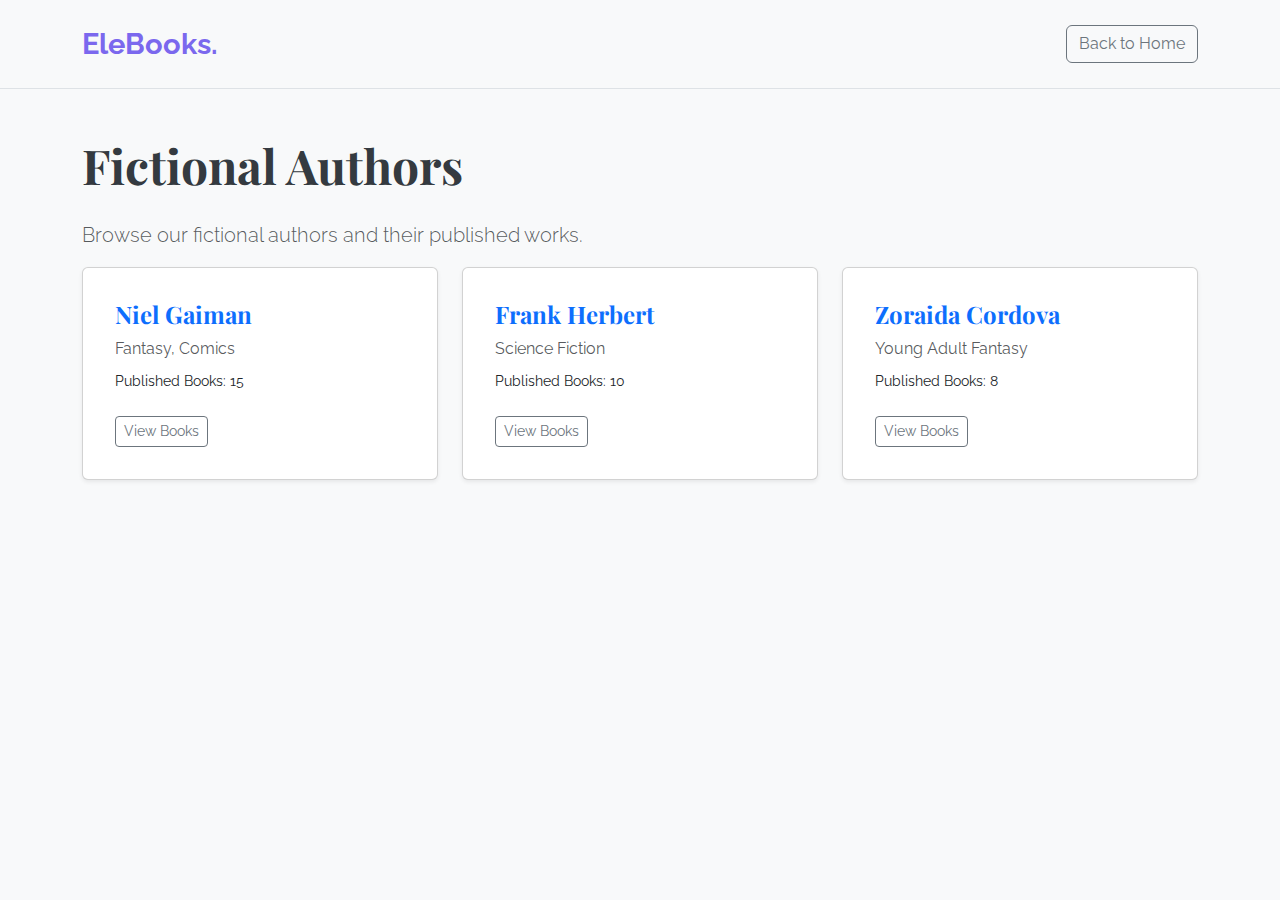
<file: authors.html>
<!DOCTYPE html>
<html lang="en">
<head>
    <meta charset="UTF-8">
    <meta name="viewport" content="width=device-width, initial-scale=1.0">
    <title>EleBooks - Authors List</title>
    
    <link href="https://cdn.jsdelivr.net/npm/bootstrap@5.3.3/dist/css/bootstrap.min.css" rel="stylesheet">
    <link rel="stylesheet" href="style.css">
    
    <link href="https://fonts.googleapis.com/css2?family=Playfair+Display:wght@700&family=Raleway:wght@400;500;600&display=swap" rel="stylesheet">
    <link rel="stylesheet" href="https://cdnjs.cloudflare.com/ajax/libs/font-awesome/6.0.0-beta3/css/all.min.css">
</head>
<body>

    <nav class="navbar navbar-light bg-light py-3 border-bottom">
        <div class="container">
            <a class="navbar-brand fw-bold" href="index.html">EleBooks.</a>
            <a href="index.html" class="btn btn-outline-secondary">Back to Home</a>
        </div>
    </nav>

    <div class="container my-5">
        <h1 class="display-5 fw-bold mb-4" id="authorsHeader">Authors</h1>
        <p class="lead text-muted" id="authorsSubtitle">Loading author list...</p>
        
        <div class="row g-4" id="authorsListContainer">
            </div>
    </div>

    <script src="https://cdn.jsdelivr.net/npm/bootstrap@5.3.3/dist/js/bootstrap.bundle.min.js"></script>
    
    <script src="authors-page-script.js"></script>
</body>
</html>
</file>
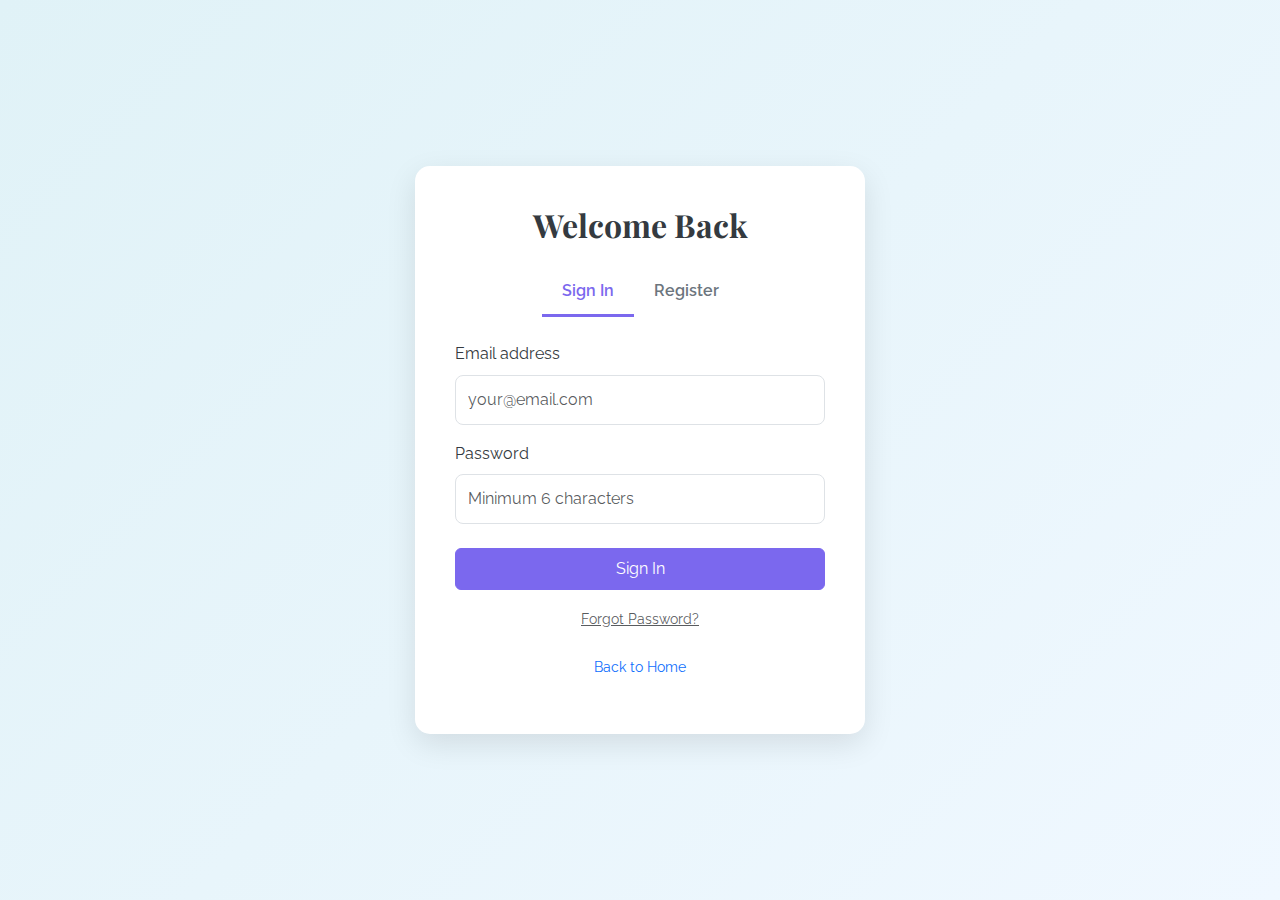
<file: signin.html>
<!DOCTYPE html>
<html lang="en">
<head>
    <meta charset="UTF-8">
    <meta name="viewport" content="width=device-width, initial-scale=1.0">
    <title>EleBooks - Sign In / Register</title>
    
    <link href="https://cdn.jsdelivr.net/npm/bootstrap@5.3.3/dist/css/bootstrap.min.css" rel="stylesheet">
    
    <link rel="stylesheet" href="style.css">
    
    <link href="https://fonts.googleapis.com/css2?family=Playfair+Display:wght@700&family=Raleway:wght@400;500;600&display=swap" rel="stylesheet">
    <link rel="stylesheet" href="https://cdnjs.cloudflare.com/ajax/libs/font-awesome/6.0.0-beta3/css/all.min.css">

    <style>
        /* This is only for the background, feel free to move to style.css */
        .auth-container {
            min-height: 100vh;
            background: linear-gradient(135deg, #e0f2f7, #f0f8ff);
        }
        .auth-card {
            max-width: 450px; /* Max width for responsiveness */
            width: 90%;
            padding: 40px;
            border-radius: 15px;
            box-shadow: 0 10px 30px rgba(0, 0, 0, 0.1);
            transition: all 0.3s ease;
        }
        .auth-card .form-control {
            border-radius: 8px;
            padding: 12px;
        }
        .tab-button {
            cursor: pointer;
            padding: 10px 20px;
            border: none;
            background: none;
            font-weight: 600;
            color: #6c757d;
            border-bottom: 3px solid transparent;
            transition: all 0.3s ease;
        }
        .tab-button.active {
            color: var(--primary-color);
            border-bottom: 3px solid var(--primary-color);
        }
    </style>
</head>
<body>

    <div class="auth-container d-flex justify-content-center align-items-center py-5">
        
        <div class="auth-card bg-white">
            <h2 class="text-center mb-4 fw-bold">Welcome Back</h2>

            <div class="d-flex justify-content-center mb-4">
                <button class="tab-button active" id="signInTab">Sign In</button>
                <button class="tab-button" id="registerTab">Register</button>
            </div>

            <form id="signInForm" class="auth-form" onsubmit="handleAuth(event, 'signin')">
                <div class="mb-3">
                    <label for="signInEmail" class="form-label">Email address</label>
                    <input type="email" class="form-control" id="signInEmail" placeholder="your@email.com" required>
                </div>
                <div class="mb-4">
                    <label for="signInPassword" class="form-label">Password</label>
                    <input type="password" class="form-control" id="signInPassword" placeholder="Minimum 6 characters" required>
                </div>
                <button type="submit" class="btn btn-primary w-100 py-2">Sign In</button>
                <div class="text-center mt-3">
                    <a href="#" class="text-muted small">Forgot Password?</a>
                </div>
            </form>

            <form id="registerForm" class="auth-form d-none" onsubmit="handleAuth(event, 'register')">
                <div class="mb-3">
                    <label for="registerName" class="form-label">Full Name</label>
                    <input type="text" class="form-control" id="registerName" placeholder="John Doe" required>
                </div>
                <div class="mb-3">
                    <label for="registerEmail" class="form-label">Email address</label>
                    <input type="email" class="form-control" id="registerEmail" placeholder="your@email.com" required>
                </div>
                <div class="mb-4">
                    <label for="registerPassword" class="form-label">Password</label>
                    <input type="password" class="form-control" id="registerPassword" placeholder="Minimum 6 characters" required>
                </div>
                <button type="submit" class="btn btn-primary w-100 py-2">Register</button>
            </form>

            <p class="text-center text-muted small mt-4">
                <a href="index.html" class="text-decoration-none">Back to Home</a>
            </p>
        </div>
    </div>

    <script src="https://cdn.jsdelivr.net/npm/bootstrap@5.3.3/dist/js/bootstrap.bundle.min.js"></script>
    <script>
        // Inline JavaScript for Sign In/Register tab switching (for clarity)

        document.getElementById('signInTab').addEventListener('click', () => switchTab('signIn'));
        document.getElementById('registerTab').addEventListener('click', () => switchTab('register'));

        function switchTab(tabName) {
            const signInForm = document.getElementById('signInForm');
            const registerForm = document.getElementById('registerForm');
            const signInTabBtn = document.getElementById('signInTab');
            const registerTabBtn = document.getElementById('registerTab');

            if (tabName === 'signIn') {
                signInForm.classList.remove('d-none'); // Show Sign In form
                registerForm.classList.add('d-none'); // Hide Register form
                signInTabBtn.classList.add('active'); // Activate Sign In button
                registerTabBtn.classList.remove('active');
            } else {
                signInForm.classList.add('d-none'); // Hide Sign In form
                registerForm.classList.remove('d-none'); // Show Register form
                signInTabBtn.classList.remove('active');
                registerTabBtn.classList.add('active'); // Activate Register button
            }
        }

        function handleAuth(event, formType) {
            // Prevent the default form submission (which reloads the page)
            event.preventDefault(); 
            
            let email, password, message;

            if (formType === 'signin') {
                email = document.getElementById('signInEmail').value;
                password = document.getElementById('signInPassword').value;
                message = `Attempting Sign In with Email: ${email}`;
            } else {
                const name = document.getElementById('registerName').value;
                email = document.getElementById('registerEmail').value;
                password = document.getElementById('registerPassword').value;
                message = `Attempting Registration for: ${name} with Email: ${email}`;
            }

            // Client-side validation example
            if (password.length < 6) {
                alert("Password must be at least 6 characters long.");
                return;
            }

            // SUCCESS SIMULATION
            console.log(message);
            alert(`SUCCESS! ${formType.toUpperCase()} successful. Navigating to home page.`);
            
            // Redirect to the main page after "successful" login
            window.location.href = "index.html";
        }
    </script>
</body>
</html>
</file>
<file: style.css>
/* Import Google Fonts - Ensure these are linked in HTML head as well */
@import url('https://fonts.googleapis.com/css2?family=Playfair+Display:wght@700&family=Raleway:wght@400;500;600&display=swap');

:root {
    --primary-color: #7B68EE; /* Example primary color (MediumSlateBlue) */
    --secondary-color: #6c757d;
    --light-bg: #f8f9fa;
    --dark-bg: #343a40;
    --text-dark: #343a40;
    --text-light: #6c757d;
    
    }

/* style.css */

/* ... (previous CSS code) ... */

/* Bestsellers Section */
.bestsellers-section {
    padding-top: 80px;
    padding-bottom: 80px;
}

.book-card {
    border: none;
    border-radius: 12px;
    overflow: hidden; /* Ensures image corners are rounded with card */
    transition: transform 0.3s ease, box-shadow 0.3s ease;
}

.book-card:hover {
    transform: translateY(-8px);
    box-shadow: 0 15px 30px rgba(0,0,0,0.1);
}

.book-card .card-img-top {
    /* --- START OF ENHANCEMENT FOR EQUAL IMAGE SIZE --- */
    width: 100%; /* Ensure image takes full width of its container */
    height: 330px; /* <--- Set a fixed height for all images (adjust as needed) */
    object-fit: cover; /* <--- This is the key: Crops image to cover the area */
    /* object-fit: contain; /* Alternative: Scales to fit, may leave empty space */
    /* --- END OF ENHANCEMENT --- */

    border-radius: 10px; /* Rounded corners for book covers */
    box-shadow: 0 5px 15px rgba(0,0,0,0.08); /* Shadow under book cover */
    transition: transform 0.3s ease;
}

.book-card:hover .card-img-top {
    transform: scale(1.03); /* Slightly enlarge image on hover */
}

.book-card .card-body {
    padding-top: 15px;
    padding-bottom: 15px;
}

/* ... (rest of your CSS code) ... */












/* Base Body Styles */
body {
    font-family: 'Raleway', sans-serif; /* Primary body font */
    line-height: 1.6;
    color: var(--text-dark);
    background-color: var(--light-bg);
}

h1, h2, h3, h4, h5, h6 {
    font-family: 'Playfair Display', serif; /* Heading font for elegance */
    color: var(--text-dark);
}

/* Bootstrap Overrides / Custom Classes */
.navbar-brand {
    font-size: 1.8rem;
    color: var(--primary-color) !important; /* Important to override Bootstrap */
}

.navbar-nav .nav-link {
    font-weight: 500;
    color: var(--text-dark);
    margin: 0 10px;
    position: relative;
}

.navbar-nav .nav-link:hover,
.navbar-nav .nav-link.active {
    color: var(--primary-color) !important;
}

.navbar-nav .nav-link::after { /* Underline effect for nav links */
    content: '';
    position: absolute;
    bottom: -5px;
    left: 0;
    width: 0;
    height: 2px;
    background-color: var(--primary-color);
    transition: width 0.3s ease-out;
}

.navbar-nav .nav-link:hover::after,
.navbar-nav .nav-link.active::after {
    width: 100%;
}

.btn-primary {
    background-color: var(--primary-color);
    border-color: var(--primary-color);
    transition: all 0.3s ease;
}

.btn-primary:hover {
    background-color: darken(var(--primary-color), 10%); /* Requires SASS/LESS or manual darker color */
    border-color: darken(var(--primary-color), 10%);
    opacity: 0.9; /* Simpler hover effect */
}

.btn-outline-primary {
    color: var(--primary-color);
    border-color: var(--primary-color);
}

.btn-outline-primary:hover {
    background-color: var(--primary-color);
    color: #fff;
}

/* Hero Section */
.hero-section {
    background: linear-gradient(135deg, #e0f2f7, #f0f8ff); /* Subtle gradient background */
    padding: 100px 0; /* More vertical space */
    position: relative;
    overflow: hidden; /* Hide overflowing parts of images */
}

.hero-section h1 {
    font-size: 3.5rem; /* Larger hero title */
    line-height: 1.2;
    margin-bottom: 20px;
}

.hero-section .lead {
    font-size: 1.25rem;
    color: var(--text-light);
}

.hero-section .search-bar {
    max-width: 600px; /* Limit search bar width */
    margin-top: 30px;
    box-shadow: 0 5px 15px rgba(0,0,0,0.08); /* Shadow for prominence */
    border-radius: 8px; /* Rounded corners for the search bar group */
    overflow: hidden; /* Ensures border-radius applies to input and button */
}

.hero-section .search-bar .form-control {
    border: none; /* Remove default input border */
    padding: 15px 20px;
}

.hero-section .search-bar .btn {
    border-radius: 0 8px 8px 0; /* Only right side rounded */
    padding: 10px 20px;
}

.hero-images {
    margin-top: 60px;
    display: flex;
    justify-content: center;
    align-items: flex-end; /* Align images at the bottom */
}

.hero-images img {
    max-height: 350px; /* Consistent height for hero images */
    object-fit: cover;
    transform: translateY(0) scale(1); /* Initial state for animation */
    transition: transform 0.5s ease-out, box-shadow 0.3s ease;
    filter: brightness(0.95); /* Slightly less bright */
}

/* Analogy: Think of these images as floating elements in a digital space. */
/* We'll apply subtle transformations to give them a modern, dynamic feel. */
.hero-images div:nth-child(1) img {
    transform: rotate(-5deg) translateY(10px); /* Slightly rotate and move first image */
    box-shadow: -10px 10px 20px rgba(0,0,0,0.15);
}

.hero-images div:nth-child(2) img {
    transform: translateY(-20px); /* Lift middle image */
    box-shadow: 0 15px 30px rgba(0,0,0,0.2);
    z-index: 1; /* Bring to front */
}

.hero-images div:nth-child(3) img {
    transform: rotate(5deg) translateY(10px); /* Slightly rotate and move third image */
    box-shadow: 10px 10px 20px rgba(0,0,0,0.15);
}

/* style.css */
/* Add a noticeable shadow/glow when the search bar is focused */
.hero-section .search-bar.is-focused {
    box-shadow: 0 0 0 0.25rem rgba(123, 104, 238, 0.5); /* Primary color glow */
}

/* Ensure the input itself doesn't have an ugly blue browser border */
.hero-section .search-bar .form-control:focus {
    box-shadow: none; /* Removes the default blue shadow */
}

/* style.css */
/* Add a noticeable shadow/glow when the search bar is focused */
.hero-section .search-bar.is-focused {
    box-shadow: 0 0 0 0.25rem rgba(123, 104, 238, 0.5); /* Primary color glow */
}

/* Ensure the input itself doesn't have an ugly blue browser border */
.hero-section .search-bar .form-control:focus {
    box-shadow: none; /* Removes the default blue shadow */
}


/* style.css */
#scrollTopBtn {
    position: fixed; /* Fixed position relative to the viewport */
    bottom: 25px; /* 25px from the bottom */
    right: 25px; /* 25px from the right */
    width: 50px;
    height: 50px;
    padding: 0;
    line-height: 50px;
    text-align: center;
    z-index: 1000; /* Ensure it's above other content */
    opacity: 0; /* Hidden by default */
    visibility: hidden;
    transition: opacity 0.3s, visibility 0.3s;
}

#scrollTopBtn.show {
    opacity: 1; /* Show when the 'show' class is added by JS */
    visibility: visible;
}


/* Features Section */
.feature-item {
    background-color: #fff;
    border-radius: 8px;
    padding: 30px;
    box-shadow: 0 4px 10px rgba(0,0,0,0.05);
    transition: transform 0.3s ease, box-shadow 0.3s ease;
}

.feature-item:hover {
    transform: translateY(-5px); /* Lift on hover */
    box-shadow: 0 8px 20px rgba(0,0,0,0.1);
}


/* Categories Section */
.categories-section {
    padding-top: 80px;
    padding-bottom: 80px;
}

.category-card {
    border: none;
    background-color: #fff;
    border-radius: 12px;
    transition: all 0.3s ease;
}

.category-card:hover {
    transform: translateY(-8px); /* Lift on hover for a dynamic feel */
    box-shadow: 0 15px 30px rgba(0,0,0,0.1);
    background-color: var(--primary-color); /* Primary color background on hover */
    color: #fff; /* White text on hover */
}

.category-card:hover .card-title,
.category-card:hover .card-text,
.category-card:hover .fa-2x {
    color: #fff !important; /* Change text and icon color to white on hover */
}


/* Bestsellers Section */
.bestsellers-section {
    padding-top: 120px;
    padding-bottom: 120px;
}

.book-card {
    border: none;
    border-radius: 12px;
    overflow: hidden; /* Ensures image corners are rounded with card */
    transition: transform 0.3s ease, box-shadow 0.3s ease;
}

.book-card:hover {
    transform: translateY(-8px);
    box-shadow: 0 15px 30px rgba(0,0,0,0.1);
}

.book-card .card-img-top {
    border-radius: 10px; /* Rounded corners for book covers */
    box-shadow: 0 5px 15px rgba(0,0,0,0.08); /* Shadow under book cover */
    transition: transform 0.3s ease;
}

.book-card:hover .card-img-top {
    transform: scale(1.03); /* Slightly enlarge image on hover */
}

.book-card .card-body {
    padding-top: 15px;
    padding-bottom: 15px;
}

/* Custom column for 5 items per row on large screens */
@media (min-width: 992px) { /* Adjust for 'lg' breakpoint */
    .col-lg-2-5 {
        flex: 0 0 auto;
        width: 20%; /* 100% / 5 items = 20% */
    }
}


/* Footer */
footer {
    background-color: var(--dark-bg) !important;
    color: #f8f9fa;
}

footer a {
    color: rgba(255, 255, 255, 0.7) !important; /* Lighter text for links */
}

footer a:hover {
    color: #fff !important; /* White text on hover */
}






/* Import Google Fonts - Ensure these are linked in HTML head as well */
@import url('https://fonts.googleapis.com/css2?family=Playfair+Display:wght@700&family=Raleway:wght@400;500;600&display=swap');

:root {
    --primary-color: #7B68EE; /* Example primary color (MediumSlateBlue) */
    --secondary-color: #6c757d;
    --light-bg: #f8f9fa;
    --dark-bg: #343a40;
    --text-dark: #343a40;
    --text-light: #6c757d;
    
    }

/* style.css */

/* ... (previous CSS code) ... */

/* Bestsellers Section */
.bestsellers-section {
    padding-top: 80px;
    padding-bottom: 80px;
}

.book-card {
    border: none;
    border-radius: 12px;
    overflow: hidden; /* Ensures image corners are rounded with card */
    transition: transform 0.3s ease, box-shadow 0.3s ease;
}

.book-card:hover {
    transform: translateY(-8px);
    box-shadow: 0 15px 30px rgba(0,0,0,0.1);
}

.book-card .card-img-top {
    /* --- START OF ENHANCEMENT FOR EQUAL IMAGE SIZE --- */
    width: 100%; /* Ensure image takes full width of its container */
    height: 330px; /* <--- Set a fixed height for all images (adjust as needed) */
    object-fit: cover; /* <--- This is the key: Crops image to cover the area */
    /* object-fit: contain; /* Alternative: Scales to fit, may leave empty space */
    /* --- END OF ENHANCEMENT --- */

    border-radius: 10px; /* Rounded corners for book covers */
    box-shadow: 0 5px 15px rgba(0,0,0,0.08); /* Shadow under book cover */
    transition: transform 0.3s ease;
}

.book-card:hover .card-img-top {
    transform: scale(1.03); /* Slightly enlarge image on hover */
}

.book-card .card-body {
    padding-top: 15px;
    padding-bottom: 15px;
}

/* ... (rest of your CSS code) ... */












/* Base Body Styles */
body {
    font-family: 'Raleway', sans-serif; /* Primary body font */
    line-height: 1.6;
    color: var(--text-dark);
    background-color: var(--light-bg);
}

h1, h2, h3, h4, h5, h6 {
    font-family: 'Playfair Display', serif; /* Heading font for elegance */
    color: var(--text-dark);
}

/* Bootstrap Overrides / Custom Classes */
.navbar-brand {
    font-size: 1.8rem;
    color: var(--primary-color) !important; /* Important to override Bootstrap */
}

.navbar-nav .nav-link {
    font-weight: 500;
    color: var(--text-dark);
    margin: 0 10px;
    position: relative;
}

.navbar-nav .nav-link:hover,
.navbar-nav .nav-link.active {
    color: var(--primary-color) !important;
}

.navbar-nav .nav-link::after { /* Underline effect for nav links */
    content: '';
    position: absolute;
    bottom: -5px;
    left: 0;
    width: 0;
    height: 2px;
    background-color: var(--primary-color);
    transition: width 0.3s ease-out;
}

.navbar-nav .nav-link:hover::after,
.navbar-nav .nav-link.active::after {
    width: 100%;
}

.btn-primary {
    background-color: var(--primary-color);
    border-color: var(--primary-color);
    transition: all 0.3s ease;
}

.btn-primary:hover {
    background-color: darken(var(--primary-color), 10%); /* Requires SASS/LESS or manual darker color */
    border-color: darken(var(--primary-color), 10%);
    opacity: 0.9; /* Simpler hover effect */
}

.btn-outline-primary {
    color: var(--primary-color);
    border-color: var(--primary-color);
}

.btn-outline-primary:hover {
    background-color: var(--primary-color);
    color: #fff;
}

/* Hero Section */
.hero-section {
    background: linear-gradient(135deg, #e0f2f7, #f0f8ff); /* Subtle gradient background */
    padding: 100px 0; /* More vertical space */
    position: relative;
    overflow: hidden; /* Hide overflowing parts of images */
}

.hero-section h1 {
    font-size: 3.5rem; /* Larger hero title */
    line-height: 1.2;
    margin-bottom: 20px;
}

.hero-section .lead {
    font-size: 1.25rem;
    color: var(--text-light);
}

.hero-section .search-bar {
    max-width: 600px; /* Limit search bar width */
    margin-top: 30px;
    box-shadow: 0 5px 15px rgba(0,0,0,0.08); /* Shadow for prominence */
    border-radius: 8px; /* Rounded corners for the search bar group */
    overflow: hidden; /* Ensures border-radius applies to input and button */
}

.hero-section .search-bar .form-control {
    border: none; /* Remove default input border */
    padding: 15px 20px;
}

.hero-section .search-bar .btn {
    border-radius: 0 8px 8px 0; /* Only right side rounded */
    padding: 10px 20px;
}

.hero-images {
    margin-top: 60px;
    display: flex;
    justify-content: center;
    align-items: flex-end; /* Align images at the bottom */
}

.hero-images img {
    max-height: 350px; /* Consistent height for hero images */
    object-fit: cover;
    transform: translateY(0) scale(1); /* Initial state for animation */
    transition: transform 0.5s ease-out, box-shadow 0.3s ease;
    filter: brightness(0.95); /* Slightly less bright */
}

/* Analogy: Think of these images as floating elements in a digital space. */
/* We'll apply subtle transformations to give them a modern, dynamic feel. */
.hero-images div:nth-child(1) img {
    transform: rotate(-5deg) translateY(10px); /* Slightly rotate and move first image */
    box-shadow: -10px 10px 20px rgba(0,0,0,0.15);
}

.hero-images div:nth-child(2) img {
    transform: translateY(-20px); /* Lift middle image */
    box-shadow: 0 15px 30px rgba(0,0,0,0.2);
    z-index: 1; /* Bring to front */
}

.hero-images div:nth-child(3) img {
    transform: rotate(5deg) translateY(10px); /* Slightly rotate and move third image */
    box-shadow: 10px 10px 20px rgba(0,0,0,0.15);
}


/* Features Section */
.feature-item {
    background-color: #fff;
    border-radius: 8px;
    padding: 30px;
    box-shadow: 0 4px 10px rgba(0,0,0,0.05);
    transition: transform 0.3s ease, box-shadow 0.3s ease;
}

.feature-item:hover {
    transform: translateY(-5px); /* Lift on hover */
    box-shadow: 0 8px 20px rgba(0,0,0,0.1);
}


/* Categories Section */
.categories-section {
    padding-top: 80px;
    padding-bottom: 80px;
}

.category-card {
    border: none;
    background-color: #fff;
    border-radius: 12px;
    transition: all 0.3s ease;
}

.category-card:hover {
    transform: translateY(-8px); /* Lift on hover for a dynamic feel */
    box-shadow: 0 15px 30px rgba(0,0,0,0.1);
    background-color: var(--primary-color); /* Primary color background on hover */
    color: #fff; /* White text on hover */
}

.category-card:hover .card-title,
.category-card:hover .card-text,
.category-card:hover .fa-2x {
    color: #fff !important; /* Change text and icon color to white on hover */
}


/* Bestsellers Section */
.bestsellers-section {
    padding-top: 120px;
    padding-bottom: 120px;
}

.book-card {
    border: none;
    border-radius: 12px;
    overflow: hidden; /* Ensures image corners are rounded with card */
    transition: transform 0.3s ease, box-shadow 0.3s ease;
}

.book-card:hover {
    transform: translateY(-8px);
    box-shadow: 0 15px 30px rgba(0,0,0,0.1);
}

.book-card .card-img-top {
    border-radius: 10px; /* Rounded corners for book covers */
    box-shadow: 0 5px 15px rgba(0,0,0,0.08); /* Shadow under book cover */
    transition: transform 0.3s ease;
}

.book-card:hover .card-img-top {
    transform: scale(1.03); /* Slightly enlarge image on hover */
}

.book-card .card-body {
    padding-top: 15px;
    padding-bottom: 15px;
}

/* Custom column for 5 items per row on large screens */
@media (min-width: 992px) { /* Adjust for 'lg' breakpoint */
    .col-lg-2-5 {
        flex: 0 0 auto;
        width: 20%; /* 100% / 5 items = 20% */
    }
}


/* Footer */
footer {
    background-color: var(--dark-bg) !important;
    color: #f8f9fa;
}

footer a {
    color: rgba(255, 255, 255, 0.7) !important; /* Lighter text for links */
}

footer a:hover {
    color: #fff !important; /* White text on hover */
}

/* Scroll-to-Top Button Styling */
#scrollTopBtn {
    position: fixed;
    bottom: 20px;
    right: 20px;
    z-index: 1000;
    opacity: 0;
    visibility: hidden;
    transition: opacity 0.3s, visibility 0.3s;
    width: 45px; /* Adjust size */
    height: 45px;
    line-height: 45px; /* Center icon vertically */
    padding: 0;
}

#scrollTopBtn.show {
    opacity: 1;
    visibility: visible;
}
</file>
